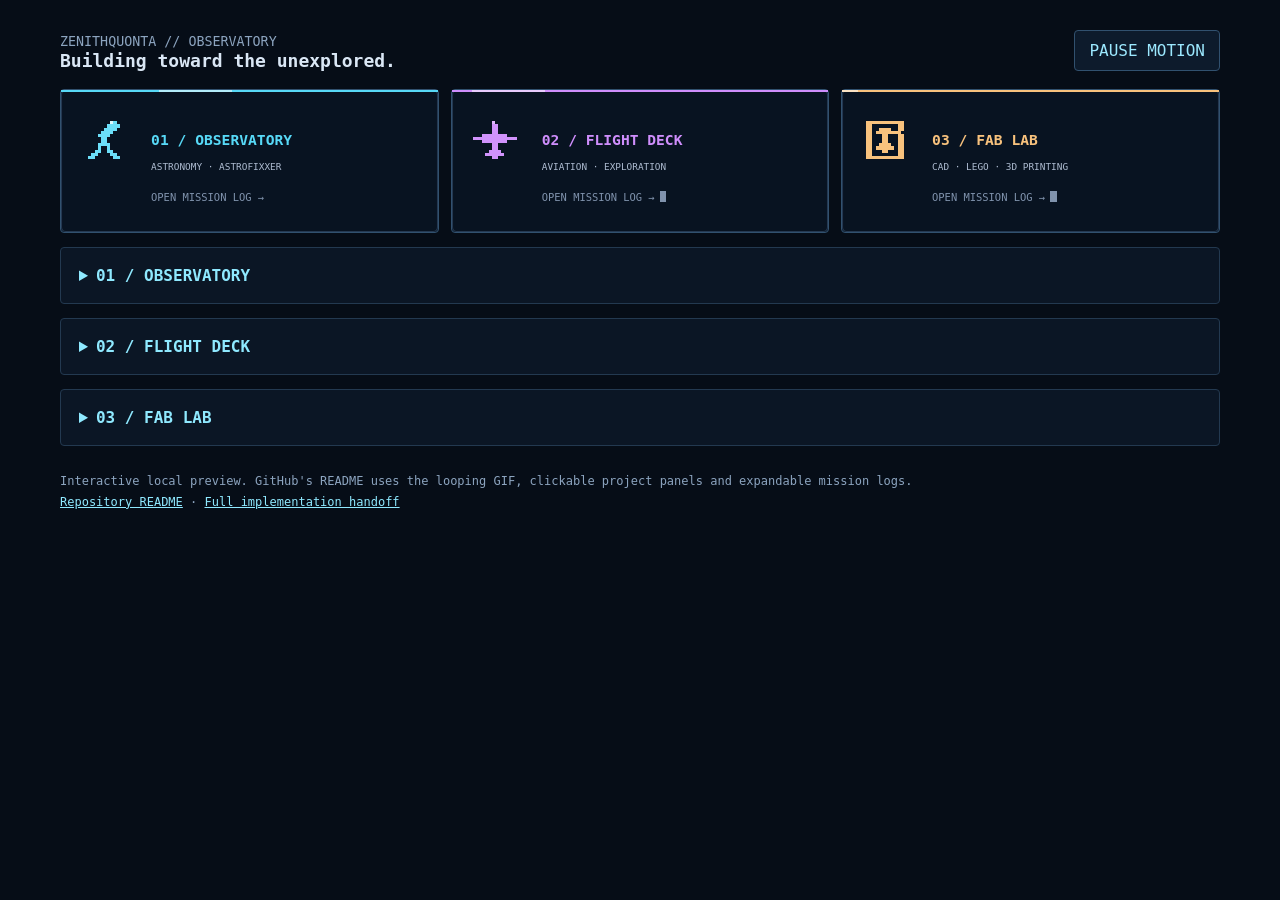
<file: preview.template.html>
<!doctype html><html lang="en"><head><meta charset="utf-8"><meta name="viewport" content="width=device-width,initial-scale=1"><title>Kush Modi — Observatory preview</title><style>body{margin:0;background:#060d17;color:#dae7f5;font-family:ui-monospace,monospace}main{max-width:1160px;margin:auto;padding:30px 20px}header{display:flex;align-items:center;justify-content:space-between;gap:12px;margin-bottom:18px}h1{font-size:18px;margin:0}small{color:#8ca4bf}button,a.panel{background:#0d1b2c;border:1px solid #31516f;color:#9ce9ff;border-radius:4px;padding:10px 14px;font:inherit;cursor:pointer}button:focus-visible,a:focus-visible,summary:focus-visible{outline:2px solid #fe7cdc;outline-offset:4px}button:disabled{opacity:.6;cursor:default}.scene{position:relative}.scene>svg{width:100%;height:auto;display:block}.hotspot{position:absolute;background:transparent;border:1px dashed transparent;color:transparent;border-radius:3px;font-size:0}.hotspot:hover,.hotspot:focus-visible{border-color:#79e8ff;background:#4cdeff12}.telescope{left:41%;top:57%;width:11.5%;height:31%}.workshop{left:70%;top:57%;width:29%;height:40%}.planet{left:78.5%;top:6%;width:19.5%;height:22%}.panels{display:grid;grid-template-columns:repeat(3,1fr);gap:12px;margin-top:18px}.panel img{width:100%;display:block}.panel{padding:0!important}details{background:#0b1625;border:1px solid #233950;border-radius:4px;margin-top:14px;padding:18px}summary{cursor:pointer;color:#8fe9ff;font-weight:700}details p{line-height:1.8;color:#b6c8df}details a,footer a{color:#8fe9ff}footer{margin:25px 0;color:#8ca4bf;font-size:12px;line-height:1.7}@media(max-width:650px){main{padding:18px 10px}header{align-items:flex-start}h1{font-size:14px}.panels{grid-template-columns:1fr}button{font-size:11px}}</style></head><body><main><header><div><small>ZENITHQUONTA // OBSERVATORY</small><h1>Building toward the unexplored.</h1></div><button id="motion" type="button" aria-pressed="false">PAUSE MOTION</button></header><div class="scene"><!-- HERO_SVG --><button class="hotspot telescope" aria-label="Explore the telescope and astronomy projects" data-open="observatory">Observatory</button><button class="hotspot workshop" aria-label="Explore the maker workshop" data-open="fablab">Workshop</button><button class="hotspot planet" aria-label="Explore spacecraft and aviation interests" data-open="flight">Flight deck</button></div><div class="panels"><a class="panel" href="#observatory" data-open="observatory"><img src="assets/observatory-card.svg" alt="Observatory mission log"></a><a class="panel" href="#flight" data-open="flight"><img src="assets/flight-card.svg" alt="Flight deck mission log"></a><a class="panel" href="#fablab" data-open="fablab"><img src="assets/fablab-card.svg" alt="Fab lab mission log"></a></div><details id="observatory"><summary>01 / OBSERVATORY</summary><p>Astronomy is my biggest passion. This scene begins with my own telescope beneath the Milky Way.</p><p>Featured mission: <a href="https://github.com/Zenithquonta/astrofixer-baby">AstroFixxer web</a> · <a href="https://github.com/Zenithquonta/astrofixxer-android">AstroFixxer Android</a>.</p></details><details id="flight"><summary>02 / FLIGHT DECK</summary><p>Aviation, spacecraft, and exploring beyond the horizon. The scene draws on Star Trek and Star Wars for its exploration vessels and starfighters.</p></details><details id="fablab"><summary>03 / FAB LAB</summary><p>LEGO, CAD design, 3D printing, and robotics. Watch the print head and wireframe cube, or explore the little workshop at the edge of the night sky.</p></details><footer>Interactive local preview. GitHub's README uses the looping GIF, clickable project panels and expandable mission logs.<br><a href="README.md">Repository README</a> · <a href="HANDOFF.md">Full implementation handoff</a></footer></main><script>const sky=document.querySelector('.scene>svg');const reduced=matchMedia('(prefers-reduced-motion: reduce)');const button=document.getElementById('motion');let paused=reduced.matches;function sync(){if(paused){sky.pauseAnimations();button.textContent=reduced.matches?'MOTION REDUCED':'RESUME MOTION';}else{sky.unpauseAnimations();button.textContent='PAUSE MOTION';}button.setAttribute('aria-pressed',String(paused));}button.addEventListener('click',()=>{if(reduced.matches)return;paused=!paused;sync();});reduced.addEventListener('change',()=>{paused=reduced.matches;button.disabled=reduced.matches;sync();});button.disabled=reduced.matches;sync();document.querySelectorAll('[data-open]').forEach(el=>el.addEventListener('click',event=>{event.preventDefault();const target=document.getElementById(el.dataset.open);target.open=true;target.scrollIntoView({behavior:reduced.matches?'auto':'smooth',block:'start'});}));</script></body></html>
</file>
